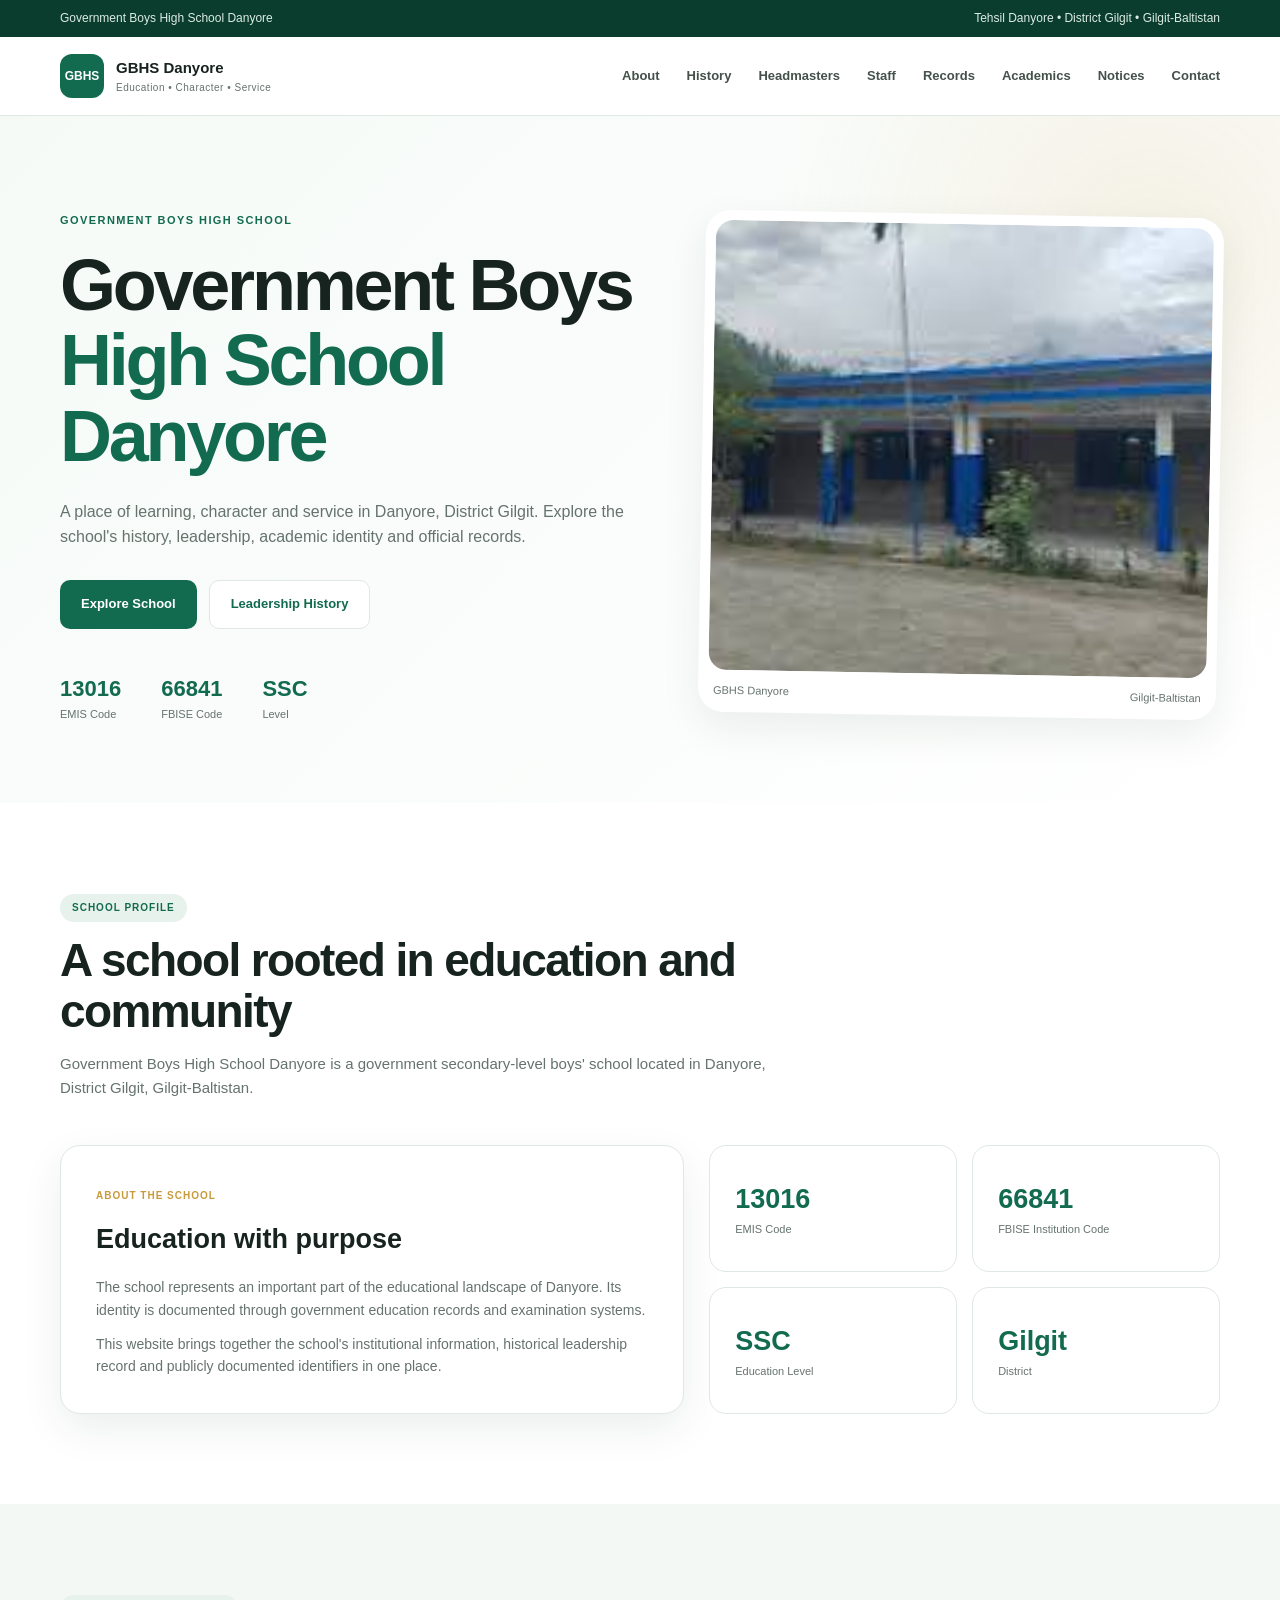
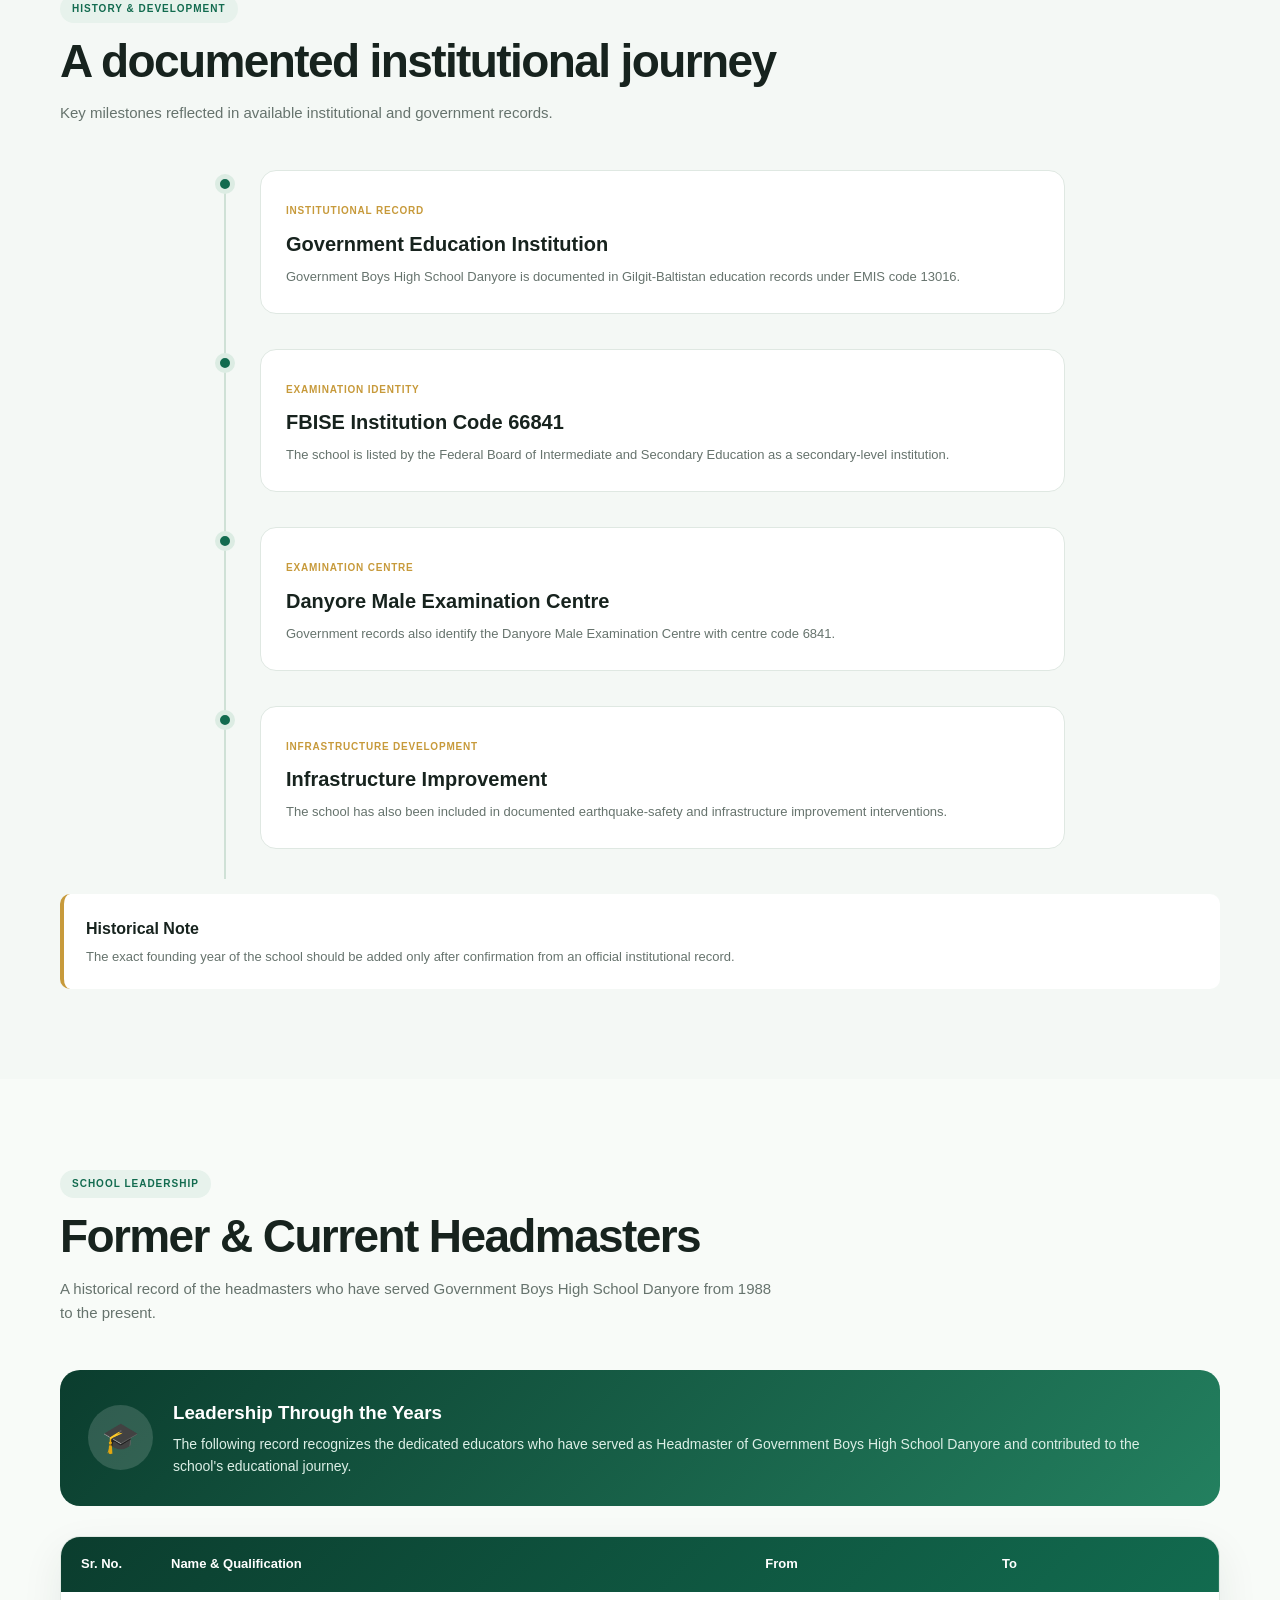
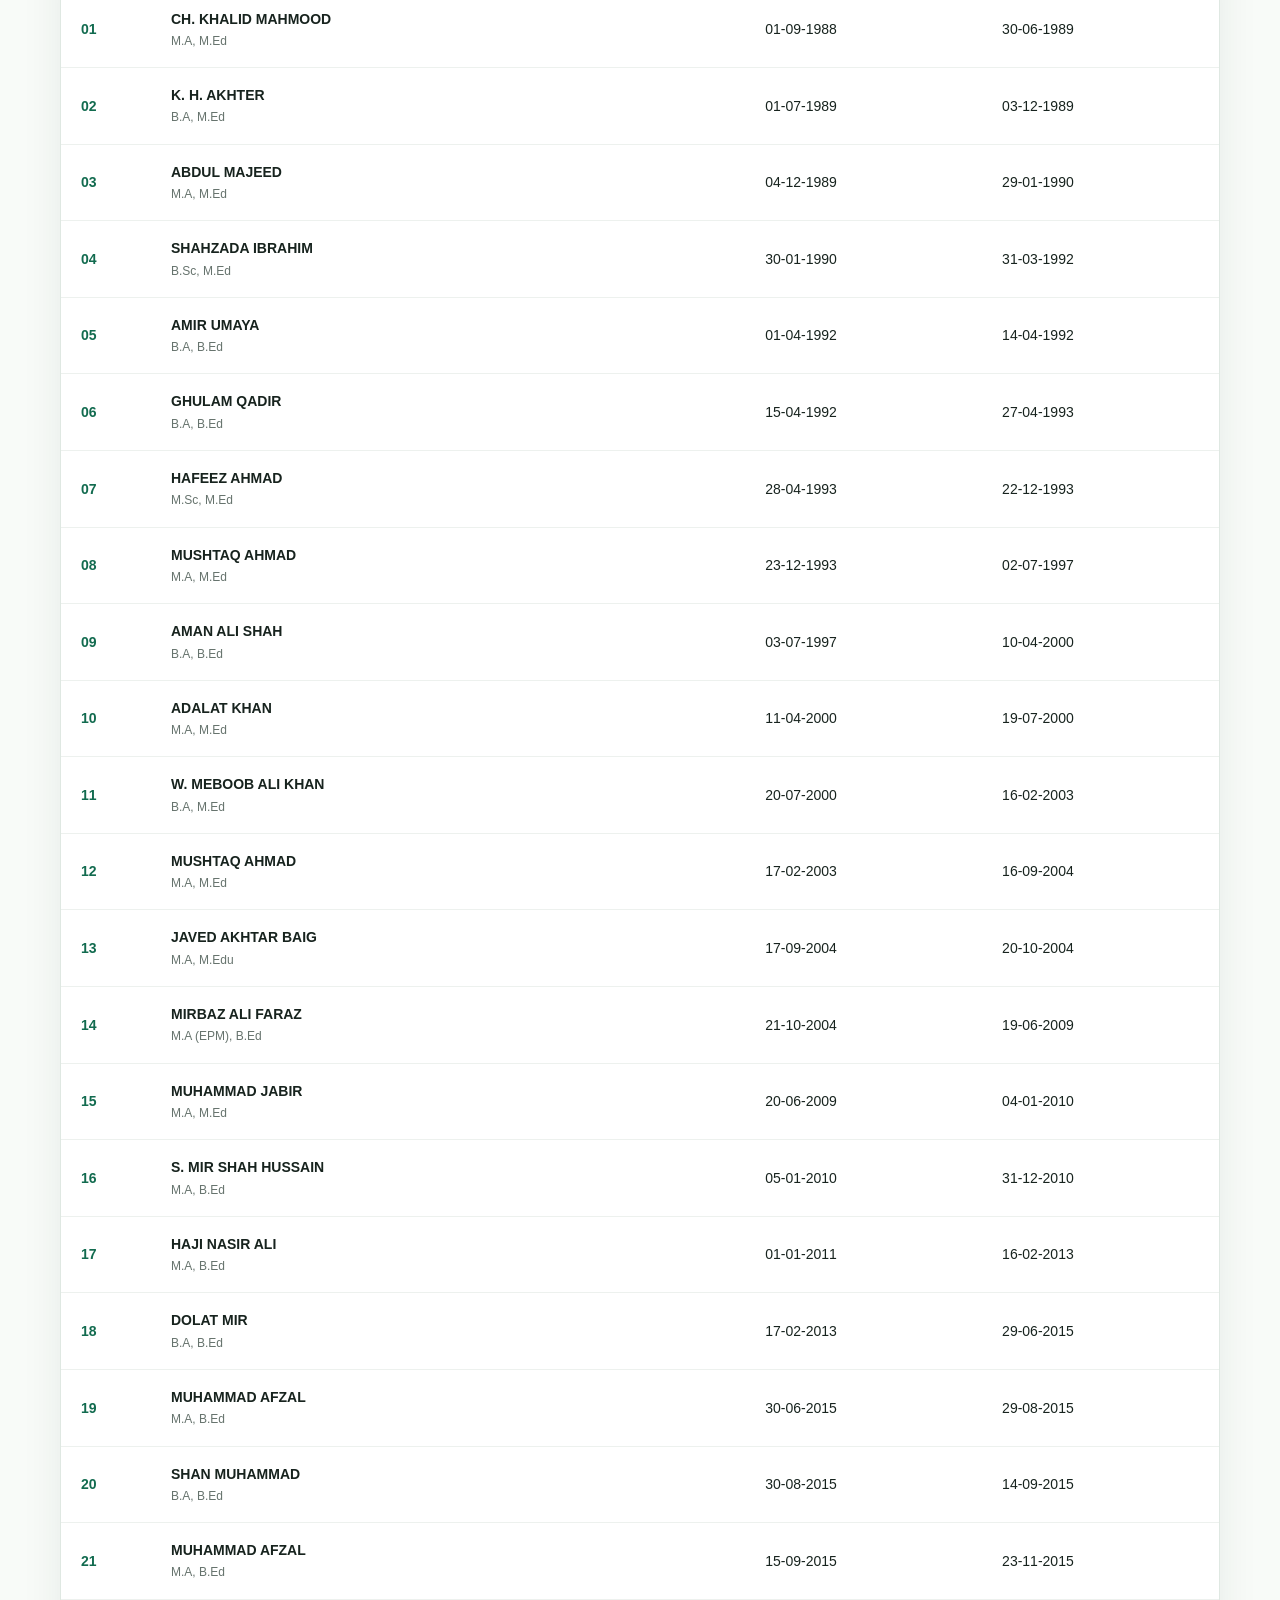
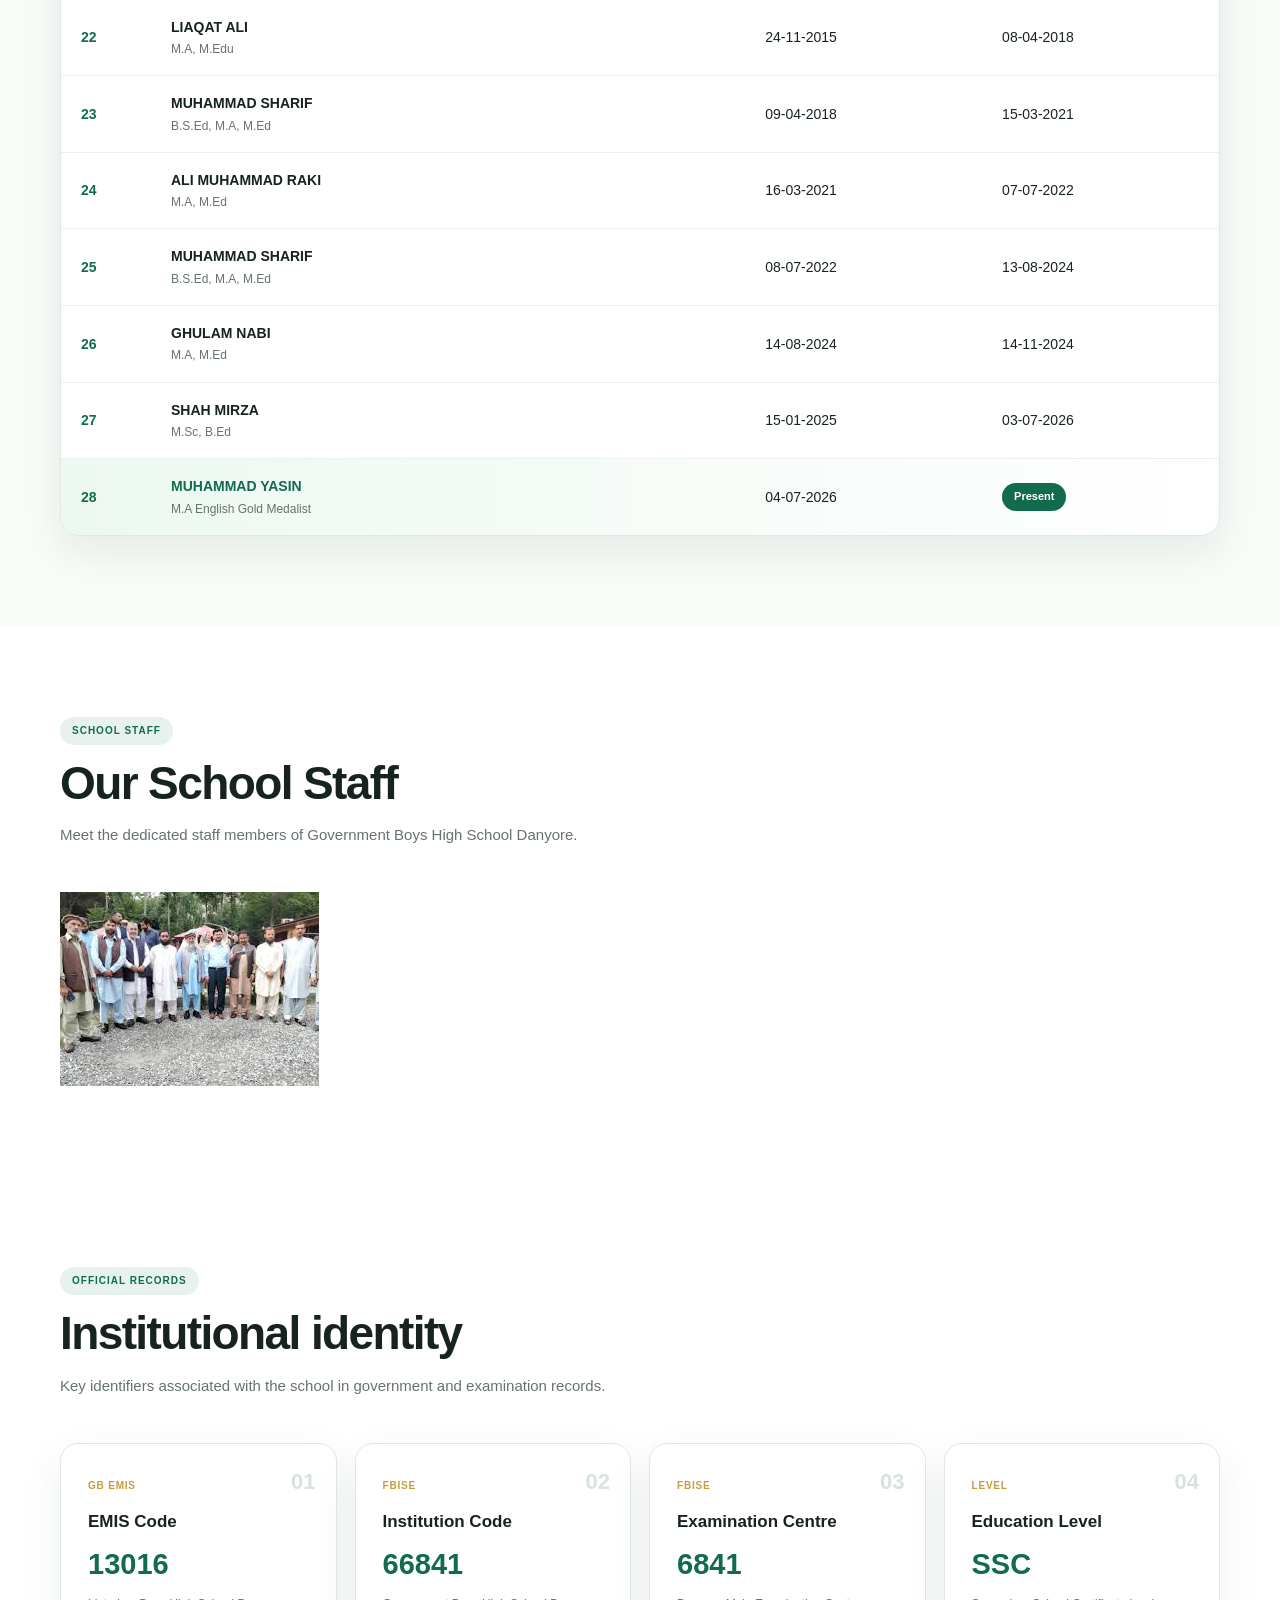
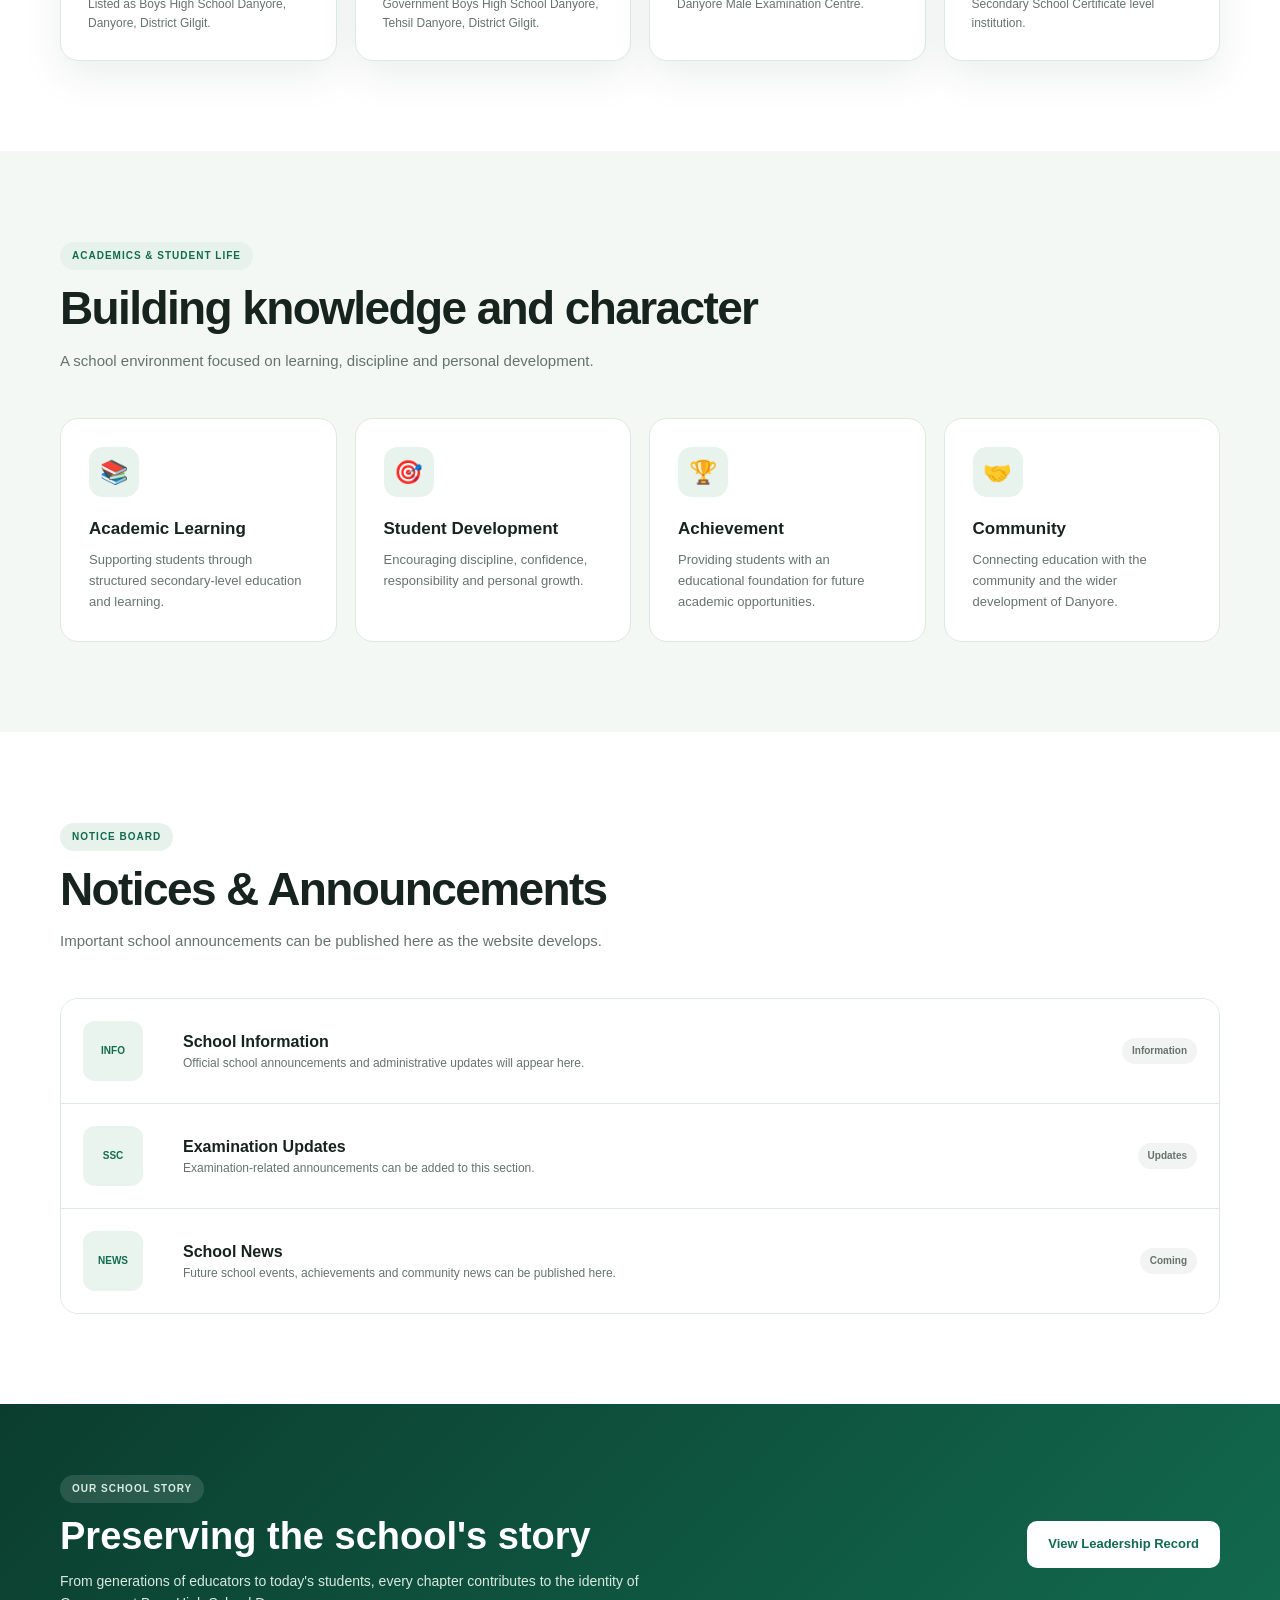
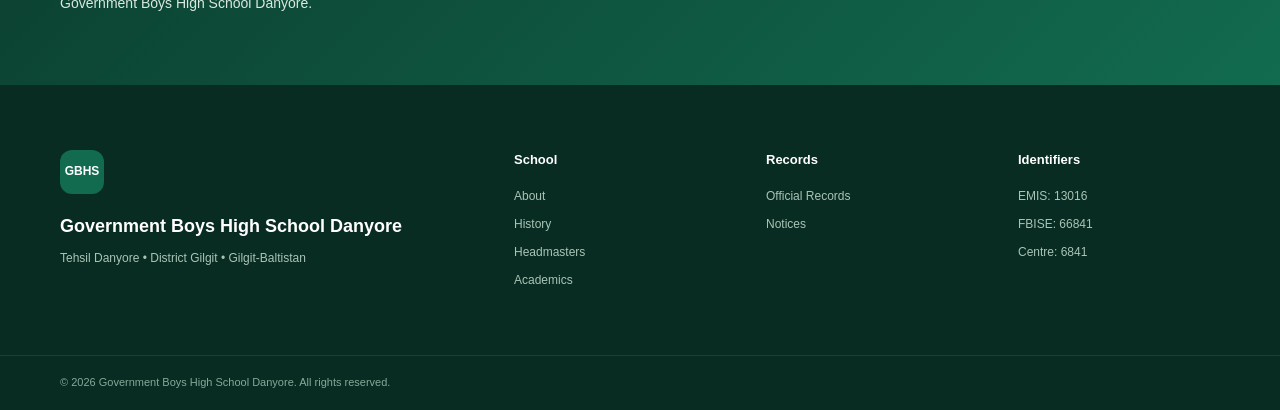
<file: index.html>
<!DOCTYPE html>
<html lang="en">
<head>
    <meta charset="UTF-8">

    <meta name="viewport"
          content="width=device-width, initial-scale=1.0">

    <meta name="description"
          content="Government Boys High School Danyore, Tehsil Danyore, District Gilgit, Gilgit-Baltistan">

    <title>Government Boys High School Danyore</title>

    <link rel="stylesheet" href="style.css">
</head>

<body>

<!-- =====================================================
     TOP BAR
===================================================== -->

<div class="top-bar">

    <div class="container top-bar-inner">

        <span>
            Government Boys High School Danyore
        </span>

        <span>
            Tehsil Danyore • District Gilgit • Gilgit-Baltistan
        </span>

    </div>

</div>


<!-- =====================================================
     NAVIGATION
===================================================== -->

<header class="navbar" id="navbar">

    <div class="container nav-inner">

        <a href="#home" class="brand">

            <div class="brand-mark">
                GBHS
            </div>

            <div class="brand-text">

                <strong>GBHS Danyore</strong>

                <span>
                    Education • Character • Service
                </span>

            </div>

        </a>


        <button
            class="menu-toggle"
            id="menuToggle"
            aria-label="Open navigation">

            ☰

        </button>


        <nav class="navigation" id="navigation">

            <a href="#about">About</a>

            <a href="#history">History</a>

            <a href="headmasters.html">Headmasters</a>

            <a href="staff.html">Staff</a>      

            <a href="#records">Records</a>

            <a href="#academics">Academics</a>

            <a href="#notices">Notices</a>

            <a href="#contact">Contact</a>

        </nav>

    </div>

</header>


<!-- =====================================================
     HERO
===================================================== -->

<main>

<section class="hero" id="home">

    <div class="container hero-grid">

        <div class="hero-content">

            <span class="eyebrow">
                GOVERNMENT BOYS HIGH SCHOOL
            </span>

            <h1>
                Government Boys<br>
                <span>High School Danyore</span>
            </h1>

            <p>
                A place of learning, character and service in
                Danyore, District Gilgit. Explore the school's
                history, leadership, academic identity and
                official records.
            </p>


            <div class="hero-buttons">

                <a href="#about" class="btn btn-primary">
                    Explore School
                </a>

                <a href="#headmasters" class="btn btn-secondary">
                    Leadership History
                </a>

            </div>


            <div class="hero-meta">

                <div>
                    <strong>13016</strong>
                    <span>EMIS Code</span>
                </div>

                <div>
                    <strong>66841</strong>
                    <span>FBISE Code</span>
                </div>

                <div>
                    <strong>SSC</strong>
                    <span>Level</span>
                </div>

            </div>

        </div>


        <div class="hero-image-card">

            <div class="hero-image">

                <img
                    src="./assets/Govt. Boys High School Danyore.jfif"
                    alt="Government Boys High School Danyore"
                    onerror="
                    this.style.display='none';
                    this.parentElement.classList.add('image-placeholder');
                    "
                >

                <div class="placeholder-content">

                    <div class="placeholder-icon">
                        🏫
                    </div>

                    <strong>
                        Government Boys High School Danyore
                    </strong>

                    <span>
                        Danyore • Gilgit-Baltistan
                    </span>

                </div>

            </div>


            <div class="hero-image-caption">

                <span>
                    GBHS Danyore
                </span>

                <span>
                    Gilgit-Baltistan
                </span>

            </div>

        </div>

    </div>

</section>


<!-- =====================================================
     ABOUT / SCHOOL PROFILE
===================================================== -->

<section class="section" id="about">

    <div class="container">

        <div class="section-heading">

            <span class="section-badge">
                SCHOOL PROFILE
            </span>

            <h2>
                A school rooted in education and community
            </h2>

            <p>
                Government Boys High School Danyore is a
                government secondary-level boys' school located
                in Danyore, District Gilgit, Gilgit-Baltistan.
            </p>

        </div>


        <div class="profile-grid">

            <div class="profile-card profile-main">

                <span class="card-label">
                    ABOUT THE SCHOOL
                </span>

                <h3>
                    Education with purpose
                </h3>

                <p>
                    The school represents an important part of
                    the educational landscape of Danyore. Its
                    identity is documented through government
                    education records and examination systems.
                </p>

                <p>
                    This website brings together the school's
                    institutional information, historical
                    leadership record and publicly documented
                    identifiers in one place.
                </p>

            </div>


            <div class="stats-grid">

                <div class="stat-card">

                    <strong>13016</strong>

                    <span>
                        EMIS Code
                    </span>

                </div>


                <div class="stat-card">

                    <strong>66841</strong>

                    <span>
                        FBISE Institution Code
                    </span>

                </div>


                <div class="stat-card">

                    <strong>SSC</strong>

                    <span>
                        Education Level
                    </span>

                </div>


                <div class="stat-card">

                    <strong>Gilgit</strong>

                    <span>
                        District
                    </span>

                </div>

            </div>

        </div>

    </div>

</section>


<!-- =====================================================
     HISTORY
===================================================== -->

<section class="section section-soft" id="history">

    <div class="container">

        <div class="section-heading">

            <span class="section-badge">
                HISTORY & DEVELOPMENT
            </span>

            <h2>
                A documented institutional journey
            </h2>

            <p>
                Key milestones reflected in available
                institutional and government records.
            </p>

        </div>


        <div class="timeline">

            <div class="timeline-item">

                <div class="timeline-dot"></div>

                <div class="timeline-content">

                    <span class="timeline-date">
                        Institutional Record
                    </span>

                    <h3>
                        Government Education Institution
                    </h3>

                    <p>
                        Government Boys High School Danyore is
                        documented in Gilgit-Baltistan education
                        records under EMIS code 13016.
                    </p>

                </div>

            </div>


            <div class="timeline-item">

                <div class="timeline-dot"></div>

                <div class="timeline-content">

                    <span class="timeline-date">
                        Examination Identity
                    </span>

                    <h3>
                        FBISE Institution Code 66841
                    </h3>

                    <p>
                        The school is listed by the Federal Board
                        of Intermediate and Secondary Education
                        as a secondary-level institution.
                    </p>

                </div>

            </div>


            <div class="timeline-item">

                <div class="timeline-dot"></div>

                <div class="timeline-content">

                    <span class="timeline-date">
                        Examination Centre
                    </span>

                    <h3>
                        Danyore Male Examination Centre
                    </h3>

                    <p>
                        Government records also identify the
                        Danyore Male Examination Centre with
                        centre code 6841.
                    </p>

                </div>

            </div>


            <div class="timeline-item">

                <div class="timeline-dot"></div>

                <div class="timeline-content">

                    <span class="timeline-date">
                        Infrastructure Development
                    </span>

                    <h3>
                        Infrastructure Improvement
                    </h3>

                    <p>
                        The school has also been included in
                        documented earthquake-safety and
                        infrastructure improvement interventions.
                    </p>

                </div>

            </div>

        </div>


        <div class="history-note">

            <strong>
                Historical Note
            </strong>

            <p>
                The exact founding year of the school should be
                added only after confirmation from an official
                institutional record.
            </p>

        </div>

    </div>

</section>


<!-- =====================================================
     HEADMASTERS
===================================================== -->

<section class="section headmasters-section" id="headmasters">

    <div class="container">

        <div class="section-heading">

            <span class="section-badge">
                SCHOOL LEADERSHIP
            </span>

            <h2>
                Former & Current Headmasters
            </h2>

            <p>
                A historical record of the headmasters who have
                served Government Boys High School Danyore from
                1988 to the present.
            </p>

        </div>


        <div class="headmaster-intro">

            <div class="headmaster-icon">
                🎓
            </div>

            <div>

                <h3>
                    Leadership Through the Years
                </h3>

                <p>
                    The following record recognizes the dedicated
                    educators who have served as Headmaster of
                    Government Boys High School Danyore and
                    contributed to the school's educational journey.
                </p>

            </div>

        </div>


        <div class="headmaster-table-wrapper">

            <table class="headmaster-table">

                <thead>

                    <tr>

                        <th>
                            Sr. No.
                        </th>

                        <th>
                            Name & Qualification
                        </th>

                        <th>
                            From
                        </th>

                        <th>
                            To
                        </th>

                    </tr>

                </thead>


                <tbody>


                    <tr>
                        <td>01</td>
                        <td>
                            <strong>CH. KHALID MAHMOOD</strong>
                            <span>M.A, M.Ed</span>
                        </td>
                        <td>01-09-1988</td>
                        <td>30-06-1989</td>
                    </tr>


                    <tr>
                        <td>02</td>
                        <td>
                            <strong>K. H. AKHTER</strong>
                            <span>B.A, M.Ed</span>
                        </td>
                        <td>01-07-1989</td>
                        <td>03-12-1989</td>
                    </tr>


                    <tr>
                        <td>03</td>
                        <td>
                            <strong>ABDUL MAJEED</strong>
                            <span>M.A, M.Ed</span>
                        </td>
                        <td>04-12-1989</td>
                        <td>29-01-1990</td>
                    </tr>


                    <tr>
                        <td>04</td>
                        <td>
                            <strong>SHAHZADA IBRAHIM</strong>
                            <span>B.Sc, M.Ed</span>
                        </td>
                        <td>30-01-1990</td>
                        <td>31-03-1992</td>
                    </tr>


                    <tr>
                        <td>05</td>
                        <td>
                            <strong>AMIR UMAYA</strong>
                            <span>B.A, B.Ed</span>
                        </td>
                        <td>01-04-1992</td>
                        <td>14-04-1992</td>
                    </tr>


                    <tr>
                        <td>06</td>
                        <td>
                            <strong>GHULAM QADIR</strong>
                            <span>B.A, B.Ed</span>
                        </td>
                        <td>15-04-1992</td>
                        <td>27-04-1993</td>
                    </tr>


                    <tr>
                        <td>07</td>
                        <td>
                            <strong>HAFEEZ AHMAD</strong>
                            <span>M.Sc, M.Ed</span>
                        </td>
                        <td>28-04-1993</td>
                        <td>22-12-1993</td>
                    </tr>


                    <tr>
                        <td>08</td>
                        <td>
                            <strong>MUSHTAQ AHMAD</strong>
                            <span>M.A, M.Ed</span>
                        </td>
                        <td>23-12-1993</td>
                        <td>02-07-1997</td>
                    </tr>


                    <tr>
                        <td>09</td>
                        <td>
                            <strong>AMAN ALI SHAH</strong>
                            <span>B.A, B.Ed</span>
                        </td>
                        <td>03-07-1997</td>
                        <td>10-04-2000</td>
                    </tr>


                    <tr>
                        <td>10</td>
                        <td>
                            <strong>ADALAT KHAN</strong>
                            <span>M.A, M.Ed</span>
                        </td>
                        <td>11-04-2000</td>
                        <td>19-07-2000</td>
                    </tr>


                    <tr>
                        <td>11</td>
                        <td>
                            <strong>W. MEBOOB ALI KHAN</strong>
                            <span>B.A, M.Ed</span>
                        </td>
                        <td>20-07-2000</td>
                        <td>16-02-2003</td>
                    </tr>


                    <tr>
                        <td>12</td>
                        <td>
                            <strong>MUSHTAQ AHMAD</strong>
                            <span>M.A, M.Ed</span>
                        </td>
                        <td>17-02-2003</td>
                        <td>16-09-2004</td>
                    </tr>


                    <tr>
                        <td>13</td>
                        <td>
                            <strong>JAVED AKHTAR BAIG</strong>
                            <span>M.A, M.Edu</span>
                        </td>
                        <td>17-09-2004</td>
                        <td>20-10-2004</td>
                    </tr>


                    <tr>
                        <td>14</td>
                        <td>
                            <strong>MIRBAZ ALI FARAZ</strong>
                            <span>M.A (EPM), B.Ed</span>
                        </td>
                        <td>21-10-2004</td>
                        <td>19-06-2009</td>
                    </tr>


                    <tr>
                        <td>15</td>
                        <td>
                            <strong>MUHAMMAD JABIR</strong>
                            <span>M.A, M.Ed</span>
                        </td>
                        <td>20-06-2009</td>
                        <td>04-01-2010</td>
                    </tr>


                    <tr>
                        <td>16</td>
                        <td>
                            <strong>S. MIR SHAH HUSSAIN</strong>
                            <span>M.A, B.Ed</span>
                        </td>
                        <td>05-01-2010</td>
                        <td>31-12-2010</td>
                    </tr>


                    <tr>
                        <td>17</td>
                        <td>
                            <strong>HAJI NASIR ALI</strong>
                            <span>M.A, B.Ed</span>
                        </td>
                        <td>01-01-2011</td>
                        <td>16-02-2013</td>
                    </tr>


                    <tr>
                        <td>18</td>
                        <td>
                            <strong>DOLAT MIR</strong>
                            <span>B.A, B.Ed</span>
                        </td>
                        <td>17-02-2013</td>
                        <td>29-06-2015</td>
                    </tr>


                    <tr>
                        <td>19</td>
                        <td>
                            <strong>MUHAMMAD AFZAL</strong>
                            <span>M.A, B.Ed</span>
                        </td>
                        <td>30-06-2015</td>
                        <td>29-08-2015</td>
                    </tr>


                    <tr>
                        <td>20</td>
                        <td>
                            <strong>SHAN MUHAMMAD</strong>
                            <span>B.A, B.Ed</span>
                        </td>
                        <td>30-08-2015</td>
                        <td>14-09-2015</td>
                    </tr>


                    <tr>
                        <td>21</td>
                        <td>
                            <strong>MUHAMMAD AFZAL</strong>
                            <span>M.A, B.Ed</span>
                        </td>
                        <td>15-09-2015</td>
                        <td>23-11-2015</td>
                    </tr>


                    <tr>
                        <td>22</td>
                        <td>
                            <strong>LIAQAT ALI</strong>
                            <span>M.A, M.Edu</span>
                        </td>
                        <td>24-11-2015</td>
                        <td>08-04-2018</td>
                    </tr>


                    <tr>
                        <td>23</td>
                        <td>
                            <strong>MUHAMMAD SHARIF</strong>
                            <span>B.S.Ed, M.A, M.Ed</span>
                        </td>
                        <td>09-04-2018</td>
                        <td>15-03-2021</td>
                    </tr>


                    <tr>
                        <td>24</td>
                        <td>
                            <strong>ALI MUHAMMAD RAKI</strong>
                            <span>M.A, M.Ed</span>
                        </td>
                        <td>16-03-2021</td>
                        <td>07-07-2022</td>
                    </tr>


                    <tr>
                        <td>25</td>
                        <td>
                            <strong>MUHAMMAD SHARIF</strong>
                            <span>B.S.Ed, M.A, M.Ed</span>
                        </td>
                        <td>08-07-2022</td>
                        <td>13-08-2024</td>
                    </tr>


                    <tr>
                        <td>26</td>
                        <td>
                            <strong>GHULAM NABI</strong>
                            <span>M.A, M.Ed</span>
                        </td>
                        <td>14-08-2024</td>
                        <td>14-11-2024</td>
                    </tr>


                    <tr>
                        <td>27</td>
                        <td>
                            <strong>SHAH MIRZA</strong>
                            <span>M.Sc, B.Ed</span>
                        </td>
                        <td>15-01-2025</td>
                        <td>03-07-2026</td>
                    </tr>


                    <tr class="current-headmaster">

                        <td>
                            28
                        </td>

                        <td>

                            <strong>
                                MUHAMMAD YASIN
                            </strong>

                            <span>
                                M.A English Gold Medalist
                            </span>

                        </td>

                        <td>
                            04-07-2026
                        </td>

                        <td>

                            <span class="present-badge">
                                Present
                            </span>

                        </td>

                    </tr>


                </tbody>

            </table>

        </div>

    </div>

</section>

<!-- =====================================================
     STAFF
===================================================== -->

<section class="section staff-section" id="staff">

    <div class="container">

        <div class="section-heading">

            <span class="section-badge">
                SCHOOL STAFF
            </span>

            <h2>
                Our School Staff
            </h2>

            <p>
                Meet the dedicated staff members of
                Government Boys High School Danyore.
            </p>

        </div>


        <div class="staff-photo-card">

            <img
                src="assets/School Staff.jfif"
                alt="Government Boys High School Danyore Staff"
            >

        </div>

    </div>

</section>


<!-- =====================================================
     OFFICIAL RECORDS
===================================================== -->

<section class="section" id="records">

    <div class="container">

        <div class="section-heading">

            <span class="section-badge">
                OFFICIAL RECORDS
            </span>

            <h2>
                Institutional identity
            </h2>

            <p>
                Key identifiers associated with the school in
                government and examination records.
            </p>

        </div>


        <div class="records-grid">


            <div class="record-card">

                <div class="record-number">
                    01
                </div>

                <span class="record-source">
                    GB EMIS
                </span>

                <h3>
                    EMIS Code
                </h3>

                <strong class="record-value">
                    13016
                </strong>

                <p>
                    Listed as Boys High School Danyore,
                    Danyore, District Gilgit.
                </p>

            </div>


            <div class="record-card">

                <div class="record-number">
                    02
                </div>

                <span class="record-source">
                    FBISE
                </span>

                <h3>
                    Institution Code
                </h3>

                <strong class="record-value">
                    66841
                </strong>

                <p>
                    Government Boys High School Danyore,
                    Tehsil Danyore, District Gilgit.
                </p>

            </div>


            <div class="record-card">

                <div class="record-number">
                    03
                </div>

                <span class="record-source">
                    FBISE
                </span>

                <h3>
                    Examination Centre
                </h3>

                <strong class="record-value">
                    6841
                </strong>

                <p>
                    Danyore Male Examination Centre.
                </p>

            </div>


            <div class="record-card">

                <div class="record-number">
                    04
                </div>

                <span class="record-source">
                    LEVEL
                </span>

                <h3>
                    Education Level
                </h3>

                <strong class="record-value">
                    SSC
                </strong>

                <p>
                    Secondary School Certificate level
                    institution.
                </p>

            </div>


        </div>

    </div>

</section>


<!-- =====================================================
     ACADEMICS
===================================================== -->

<section class="section section-soft" id="academics">

    <div class="container">

        <div class="section-heading">

            <span class="section-badge">
                ACADEMICS & STUDENT LIFE
            </span>

            <h2>
                Building knowledge and character
            </h2>

            <p>
                A school environment focused on learning,
                discipline and personal development.
            </p>

        </div>


        <div class="features-grid">


            <div class="feature-card">

                <div class="feature-icon">
                    📚
                </div>

                <h3>
                    Academic Learning
                </h3>

                <p>
                    Supporting students through structured
                    secondary-level education and learning.
                </p>

            </div>


            <div class="feature-card">

                <div class="feature-icon">
                    🎯
                </div>

                <h3>
                    Student Development
                </h3>

                <p>
                    Encouraging discipline, confidence,
                    responsibility and personal growth.
                </p>

            </div>


            <div class="feature-card">

                <div class="feature-icon">
                    🏆
                </div>

                <h3>
                    Achievement
                </h3>

                <p>
                    Providing students with an educational
                    foundation for future academic opportunities.
                </p>

            </div>


            <div class="feature-card">

                <div class="feature-icon">
                    🤝
                </div>

                <h3>
                    Community
                </h3>

                <p>
                    Connecting education with the community
                    and the wider development of Danyore.
                </p>

            </div>


        </div>

    </div>

</section>


<!-- =====================================================
     NOTICES
===================================================== -->

<section class="section" id="notices">

    <div class="container">

        <div class="section-heading">

            <span class="section-badge">
                NOTICE BOARD
            </span>

            <h2>
                Notices & Announcements
            </h2>

            <p>
                Important school announcements can be published
                here as the website develops.
            </p>

        </div>


        <div class="notice-board">


            <div class="notice-item">

                <div class="notice-date">

                    <strong>
                        INFO
                    </strong>

                </div>

                <div class="notice-content">

                    <h3>
                        School Information
                    </h3>

                    <p>
                        Official school announcements and
                        administrative updates will appear here.
                    </p>

                </div>

                <span class="notice-status">
                    Information
                </span>

            </div>


            <div class="notice-item">

                <div class="notice-date">

                    <strong>
                        SSC
                    </strong>

                </div>

                <div class="notice-content">

                    <h3>
                        Examination Updates
                    </h3>

                    <p>
                        Examination-related announcements can
                        be added to this section.
                    </p>

                </div>

                <span class="notice-status">
                    Updates
                </span>

            </div>


            <div class="notice-item">

                <div class="notice-date">

                    <strong>
                        NEWS
                    </strong>

                </div>

                <div class="notice-content">

                    <h3>
                        School News
                    </h3>

                    <p>
                        Future school events, achievements and
                        community news can be published here.
                    </p>

                </div>

                <span class="notice-status">
                    Coming
                </span>

            </div>


        </div>

    </div>

</section>


<!-- =====================================================
     CALL TO ACTION
===================================================== -->

<section class="cta-section">

    <div class="container cta-inner">

        <div>

            <span class="section-badge">
                OUR SCHOOL STORY
            </span>

            <h2>
                Preserving the school's story
            </h2>

            <p>
                From generations of educators to today's
                students, every chapter contributes to the
                identity of Government Boys High School Danyore.
            </p>

        </div>


        <a href="#headmasters" class="btn btn-light">
            View Leadership Record
        </a>

    </div>

</section>


</main>


<!-- =====================================================
     FOOTER
===================================================== -->

<footer class="footer" id="contact">

    <div class="container footer-grid">


        <div class="footer-brand">

            <div class="brand-mark">
                GBHS
            </div>

            <h3>
                Government Boys High School Danyore
            </h3>

            <p>
                Tehsil Danyore • District Gilgit
                • Gilgit-Baltistan
            </p>

        </div>


        <div class="footer-column">

            <h4>
                School
            </h4>

            <a href="#about">
                About
            </a>

            <a href="#history">
                History
            </a>

            <a href="#headmasters">
                Headmasters
            </a>

            <a href="#academics">
                Academics
            </a>

        </div>


        <div class="footer-column">

            <h4>
                Records
            </h4>

            <a href="#records">
                Official Records
            </a>

            <a href="#notices">
                Notices
            </a>

        </div>


        <div class="footer-column">

            <h4>
                Identifiers
            </h4>

            <span>
                EMIS: 13016
            </span>

            <span>
                FBISE: 66841
            </span>

            <span>
                Centre: 6841
            </span>

        </div>


    </div>


    <div class="footer-bottom">

        <div class="container">

            <p>
                © <span id="year"></span>
                Government Boys High School Danyore.
                All rights reserved.
            </p>

        </div>

    </div>

</footer>


<script src="script.js"></script>

</body>
</html>
</file>
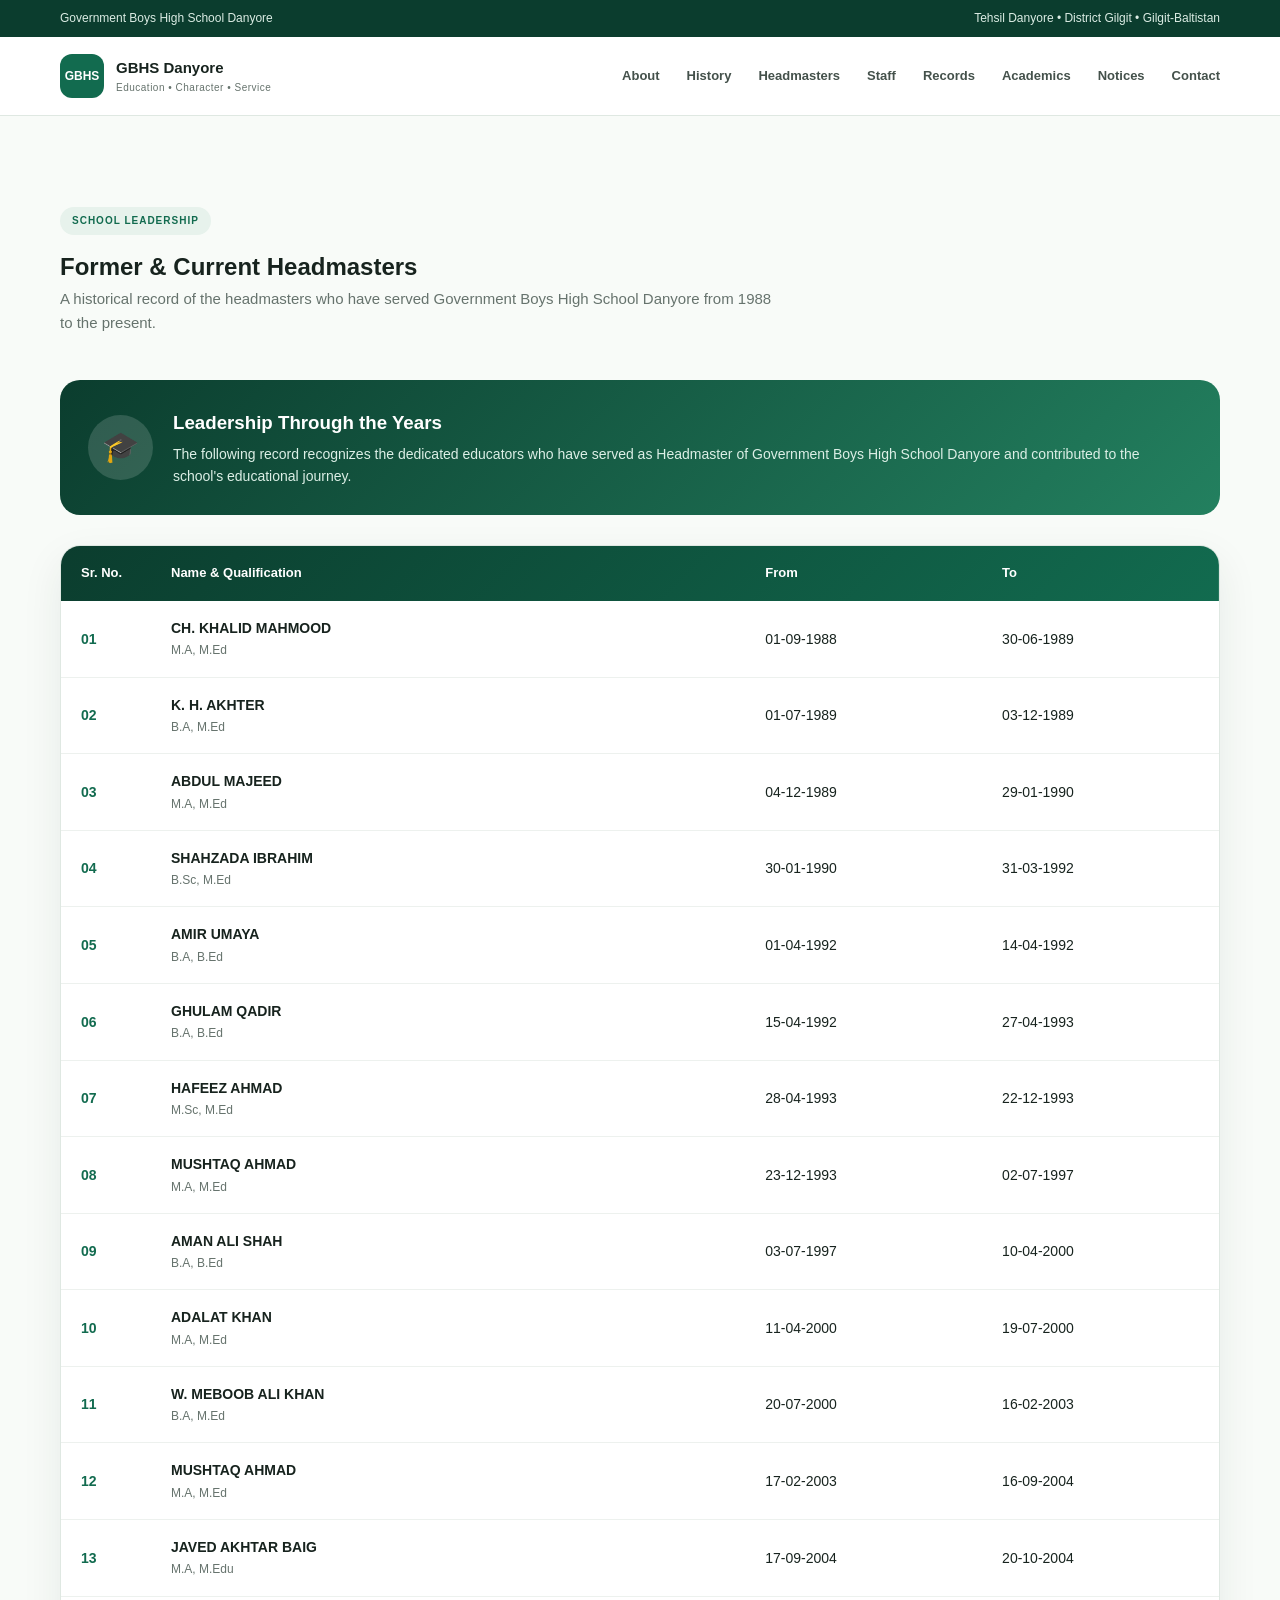
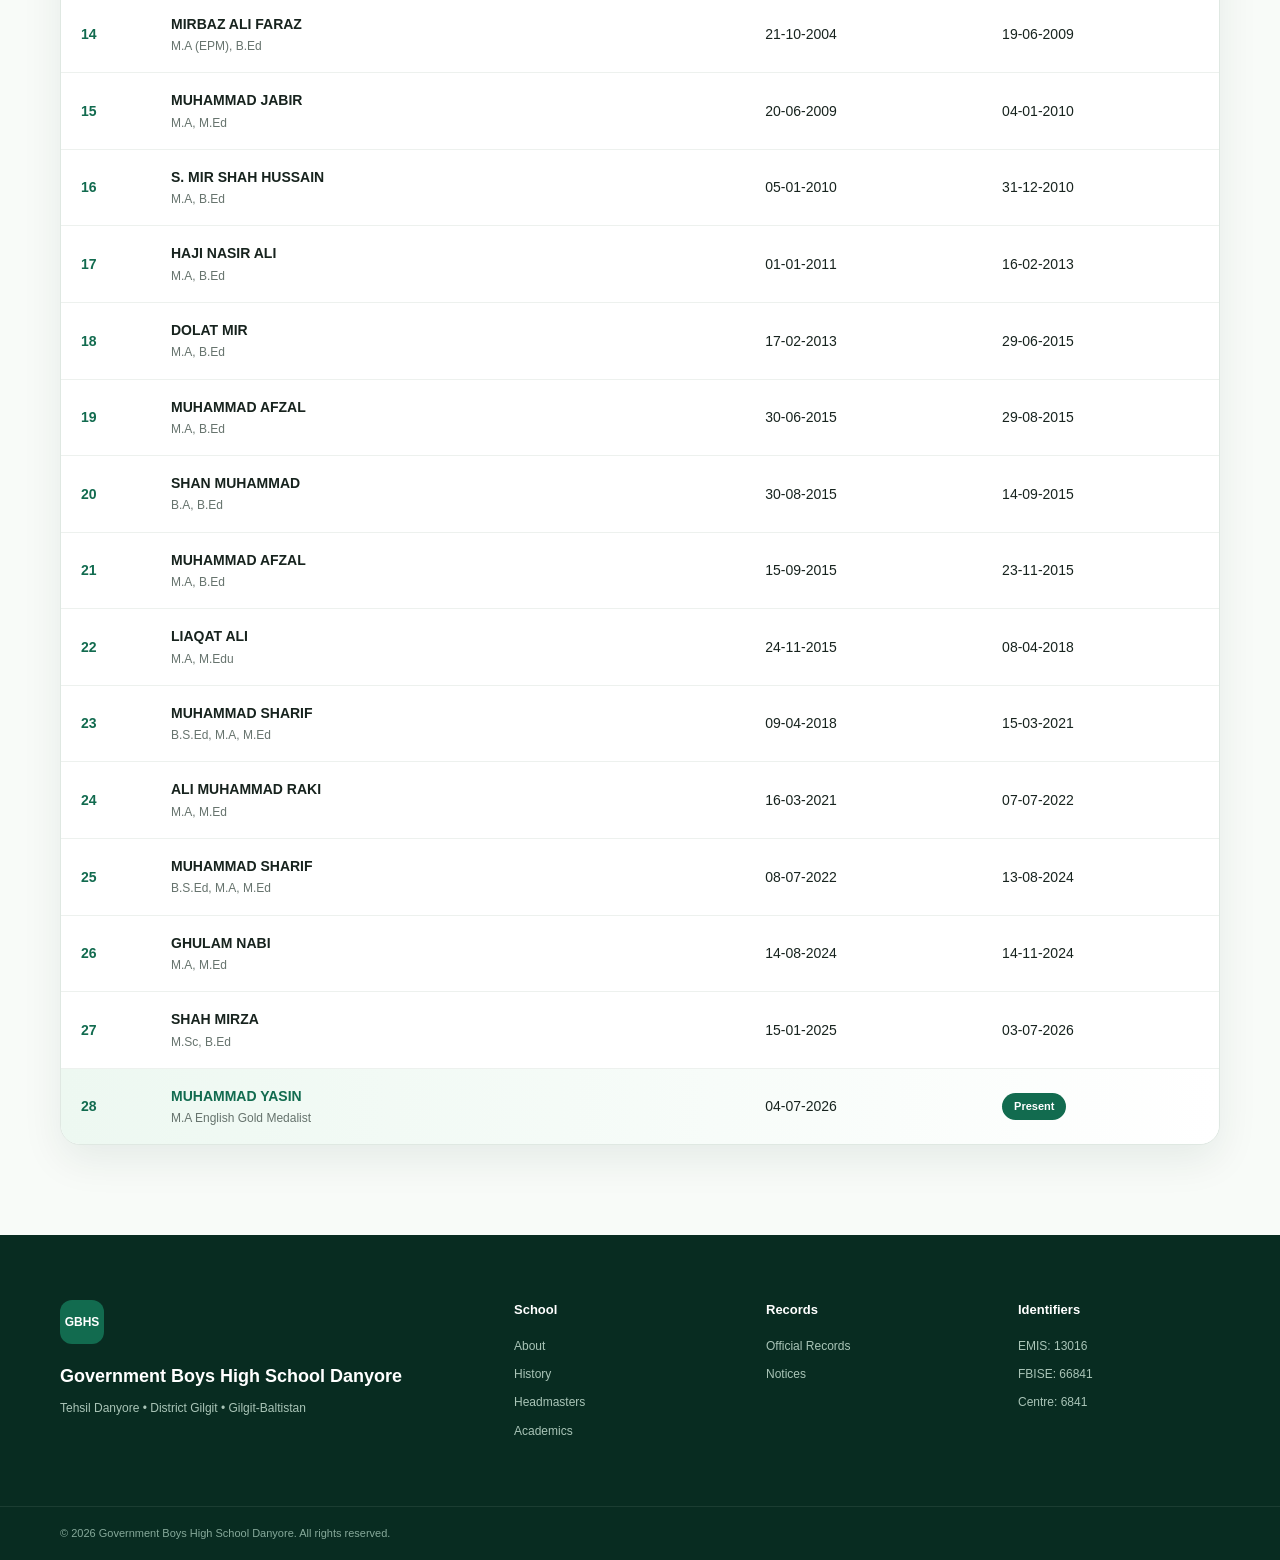
<file: headmasters.html>
<!DOCTYPE html>
<html lang="en">
<head>
    <meta charset="UTF-8">
    <meta name="viewport" content="width=device-width, initial-scale=1.0">
    <meta name="description" content="Former and current headmasters of Government Boys High School Danyore">
    <title>Headmasters | Government Boys High School Danyore</title>
    <link rel="stylesheet" href="style.css">
</head>
<body>

<div class="top-bar">
    <div class="container top-bar-inner">
        <span>Government Boys High School Danyore</span>
        <span>Tehsil Danyore • District Gilgit • Gilgit-Baltistan</span>
    </div>
</div>

<header class="navbar" id="navbar">
    <div class="container nav-inner">
        <a href="index.html#home" class="brand">
            <div class="brand-mark">GBHS</div>
            <div class="brand-text">
                <strong>GBHS Danyore</strong>
                <span>Education • Character • Service</span>
            </div>
        </a>

        <button class="menu-toggle" id="menuToggle" aria-label="Open navigation">☰</button>

        <nav class="navigation" id="navigation">
            <a href="index.html#about">About</a>
            <a href="index.html#history">History</a>
            <a href="headmasters.html">Headmasters</a>
            <a href="staff.html">Staff</a>
            <a href="index.html#records">Records</a>
            <a href="index.html#academics">Academics</a>
            <a href="index.html#notices">Notices</a>
            <a href="index.html#contact">Contact</a>
        </nav>
    </div>
</header>

<main>
<section class="section headmasters-section" id="headmasters">
    <div class="container">
        <div class="section-heading">
            <span class="section-badge">SCHOOL LEADERSHIP</span>
            <h1>Former &amp; Current Headmasters</h1>
            <p>A historical record of the headmasters who have served Government Boys High School Danyore from 1988 to the present.</p>
        </div>

        <div class="headmaster-intro">
            <div class="headmaster-icon">🎓</div>
            <div>
                <h3>Leadership Through the Years</h3>
                <p>The following record recognizes the dedicated educators who have served as Headmaster of Government Boys High School Danyore and contributed to the school's educational journey.</p>
            </div>
        </div>

        <div class="headmaster-table-wrapper">
            <table class="headmaster-table">
                <thead>
                    <tr>
                        <th>Sr. No.</th>
                        <th>Name &amp; Qualification</th>
                        <th>From</th>
                        <th>To</th>
                    </tr>
                </thead>
                <tbody>
                    <tr><td>01</td><td><strong>CH. KHALID MAHMOOD</strong><span>M.A, M.Ed</span></td><td>01-09-1988</td><td>30-06-1989</td></tr>
                    <tr><td>02</td><td><strong>K. H. AKHTER</strong><span>B.A, M.Ed</span></td><td>01-07-1989</td><td>03-12-1989</td></tr>
                    <tr><td>03</td><td><strong>ABDUL MAJEED</strong><span>M.A, M.Ed</span></td><td>04-12-1989</td><td>29-01-1990</td></tr>
                    <tr><td>04</td><td><strong>SHAHZADA IBRAHIM</strong><span>B.Sc, M.Ed</span></td><td>30-01-1990</td><td>31-03-1992</td></tr>
                    <tr><td>05</td><td><strong>AMIR UMAYA</strong><span>B.A, B.Ed</span></td><td>01-04-1992</td><td>14-04-1992</td></tr>
                    <tr><td>06</td><td><strong>GHULAM QADIR</strong><span>B.A, B.Ed</span></td><td>15-04-1992</td><td>27-04-1993</td></tr>
                    <tr><td>07</td><td><strong>HAFEEZ AHMAD</strong><span>M.Sc, M.Ed</span></td><td>28-04-1993</td><td>22-12-1993</td></tr>
                    <tr><td>08</td><td><strong>MUSHTAQ AHMAD</strong><span>M.A, M.Ed</span></td><td>23-12-1993</td><td>02-07-1997</td></tr>
                    <tr><td>09</td><td><strong>AMAN ALI SHAH</strong><span>B.A, B.Ed</span></td><td>03-07-1997</td><td>10-04-2000</td></tr>
                    <tr><td>10</td><td><strong>ADALAT KHAN</strong><span>M.A, M.Ed</span></td><td>11-04-2000</td><td>19-07-2000</td></tr>
                    <tr><td>11</td><td><strong>W. MEBOOB ALI KHAN</strong><span>B.A, M.Ed</span></td><td>20-07-2000</td><td>16-02-2003</td></tr>
                    <tr><td>12</td><td><strong>MUSHTAQ AHMAD</strong><span>M.A, M.Ed</span></td><td>17-02-2003</td><td>16-09-2004</td></tr>
                    <tr><td>13</td><td><strong>JAVED AKHTAR BAIG</strong><span>M.A, M.Edu</span></td><td>17-09-2004</td><td>20-10-2004</td></tr>
                    <tr><td>14</td><td><strong>MIRBAZ ALI FARAZ</strong><span>M.A (EPM), B.Ed</span></td><td>21-10-2004</td><td>19-06-2009</td></tr>
                    <tr><td>15</td><td><strong>MUHAMMAD JABIR</strong><span>M.A, M.Ed</span></td><td>20-06-2009</td><td>04-01-2010</td></tr>
                    <tr><td>16</td><td><strong>S. MIR SHAH HUSSAIN</strong><span>M.A, B.Ed</span></td><td>05-01-2010</td><td>31-12-2010</td></tr>
                    <tr><td>17</td><td><strong>HAJI NASIR ALI</strong><span>M.A, B.Ed</span></td><td>01-01-2011</td><td>16-02-2013</td></tr>
                    <tr><td>18</td><td><strong>DOLAT MIR</strong><span>M.A, B.Ed</span></td><td>17-02-2013</td><td>29-06-2015</td></tr>
                    <tr><td>19</td><td><strong>MUHAMMAD AFZAL</strong><span>M.A, B.Ed</span></td><td>30-06-2015</td><td>29-08-2015</td></tr>
                    <tr><td>20</td><td><strong>SHAN MUHAMMAD</strong><span>B.A, B.Ed</span></td><td>30-08-2015</td><td>14-09-2015</td></tr>
                    <tr><td>21</td><td><strong>MUHAMMAD AFZAL</strong><span>M.A, B.Ed</span></td><td>15-09-2015</td><td>23-11-2015</td></tr>
                    <tr><td>22</td><td><strong>LIAQAT ALI</strong><span>M.A, M.Edu</span></td><td>24-11-2015</td><td>08-04-2018</td></tr>
                    <tr><td>23</td><td><strong>MUHAMMAD SHARIF</strong><span>B.S.Ed, M.A, M.Ed</span></td><td>09-04-2018</td><td>15-03-2021</td></tr>
                    <tr><td>24</td><td><strong>ALI MUHAMMAD RAKI</strong><span>M.A, M.Ed</span></td><td>16-03-2021</td><td>07-07-2022</td></tr>
                    <tr><td>25</td><td><strong>MUHAMMAD SHARIF</strong><span>B.S.Ed, M.A, M.Ed</span></td><td>08-07-2022</td><td>13-08-2024</td></tr>
                    <tr><td>26</td><td><strong>GHULAM NABI</strong><span>M.A, M.Ed</span></td><td>14-08-2024</td><td>14-11-2024</td></tr>
                    <tr><td>27</td><td><strong>SHAH MIRZA</strong><span>M.Sc, B.Ed</span></td><td>15-01-2025</td><td>03-07-2026</td></tr>
                    <tr class="current-headmaster"><td>28</td><td><strong>MUHAMMAD YASIN</strong><span>M.A English Gold Medalist</span></td><td>04-07-2026</td><td><span class="present-badge">Present</span></td></tr>
                </tbody>
            </table>
        </div>
    </div>
</section>
</main>

<footer class="footer" id="contact">
    <div class="container footer-grid">
        <div class="footer-brand">
            <div class="brand-mark">GBHS</div>
            <h3>Government Boys High School Danyore</h3>
            <p>Tehsil Danyore • District Gilgit • Gilgit-Baltistan</p>
        </div>
        <div class="footer-column">
            <h4>School</h4>
            <a href="index.html#about">About</a>
            <a href="index.html#history">History</a>
            <a href="headmasters.html">Headmasters</a>
            <a href="index.html#academics">Academics</a>
        </div>
        <div class="footer-column">
            <h4>Records</h4>
            <a href="index.html#records">Official Records</a>
            <a href="index.html#notices">Notices</a>
        </div>
        <div class="footer-column">
            <h4>Identifiers</h4>
            <span>EMIS: 13016</span>
            <span>FBISE: 66841</span>
            <span>Centre: 6841</span>
        </div>
    </div>
    <div class="footer-bottom">
        <div class="container">
            <p>© <span id="year"></span> Government Boys High School Danyore. All rights reserved.</p>
        </div>
    </div>
</footer>

<script src="script.js"></script>
</body>
</html>
</file>
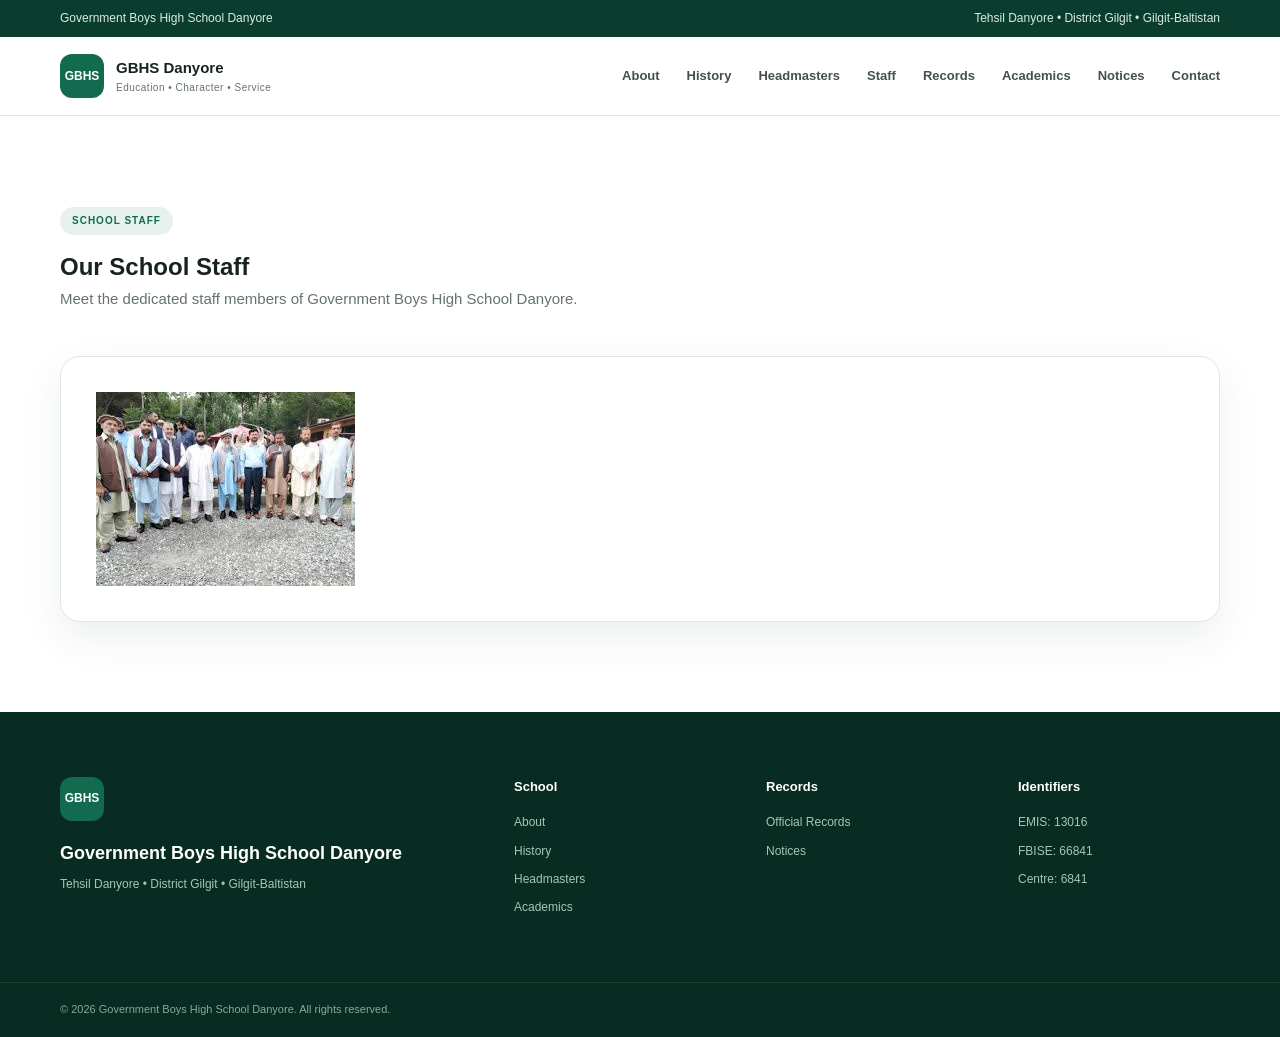
<file: staff.html>
<!DOCTYPE html>
<html lang="en">
<head>
    <meta charset="UTF-8">

    <meta name="viewport"
          content="width=device-width, initial-scale=1.0">

    <meta name="description"
          content="School staff of Government Boys High School Danyore">

    <title>School Staff | Government Boys High School Danyore</title>

    <link rel="stylesheet" href="style.css">
</head>

<body>

<div class="top-bar">

    <div class="container top-bar-inner">

        <span>
            Government Boys High School Danyore
        </span>

        <span>
            Tehsil Danyore • District Gilgit • Gilgit-Baltistan
        </span>

    </div>

</div>

<header class="navbar" id="navbar">

    <div class="container nav-inner">

        <a href="index.html#home" class="brand">

            <div class="brand-mark">
                GBHS
            </div>

            <div class="brand-text">

                <strong>GBHS Danyore</strong>

                <span>
                    Education • Character • Service
                </span>

            </div>

        </a>

        <button
            class="menu-toggle"
            id="menuToggle"
            aria-label="Open navigation">

            ☰

        </button>

        <nav class="navigation" id="navigation">

            <a href="index.html#about">About</a>

            <a href="index.html#history">History</a>

            <a href="index.html#headmasters">Headmasters</a>

            <a href="staff.html">Staff</a>

            <a href="index.html#records">Records</a>

            <a href="index.html#academics">Academics</a>

            <a href="index.html#notices">Notices</a>

            <a href="index.html#contact">Contact</a>

        </nav>

    </div>

</header>

<main>

<section class="section staff-section" id="staff">

    <div class="container">

        <div class="section-heading">

            <span class="section-badge">
                SCHOOL STAFF
            </span>

            <h1>
                Our School Staff
            </h1>

            <p>
                Meet the dedicated staff members of
                Government Boys High School Danyore.
            </p>

        </div>

        <div class="profile-card">

            <img
                src="assets/School Staff.jfif"
                alt="Government Boys High School Danyore Staff"
            >

        </div>

    </div>

</section>

</main>

<footer class="footer" id="contact">

    <div class="container footer-grid">

        <div class="footer-brand">

            <div class="brand-mark">
                GBHS
            </div>

            <h3>
                Government Boys High School Danyore
            </h3>

            <p>
                Tehsil Danyore • District Gilgit
                • Gilgit-Baltistan
            </p>

        </div>

        <div class="footer-column">

            <h4>
                School
            </h4>

            <a href="index.html#about">
                About
            </a>

            <a href="index.html#history">
                History
            </a>

            <a href="index.html#headmasters">
                Headmasters
            </a>

            <a href="index.html#academics">
                Academics
            </a>

        </div>

        <div class="footer-column">

            <h4>
                Records
            </h4>

            <a href="index.html#records">
                Official Records
            </a>

            <a href="index.html#notices">
                Notices
            </a>

        </div>

        <div class="footer-column">

            <h4>
                Identifiers
            </h4>

            <span>
                EMIS: 13016
            </span>

            <span>
                FBISE: 66841
            </span>

            <span>
                Centre: 6841
            </span>

        </div>

    </div>

    <div class="footer-bottom">

        <div class="container">

            <p>
                © <span id="year"></span>
                Government Boys High School Danyore.
                All rights reserved.
            </p>

        </div>

    </div>

</footer>

<script src="script.js"></script>

</body>
</html>
</file>
<file: style.css>
/* =====================================================
   GLOBAL
===================================================== */

:root {

    --green-dark: #0b3d2e;

    --green: #126b4f;

    --green-light: #23805f;

    --gold: #c79a3b;

    --gold-light: #e1bc65;

    --text: #17231e;

    --muted: #66736d;

    --white: #ffffff;

    --soft: #f4f8f5;

    --border: #dfe8e2;

    --shadow:
        0 15px 40px rgba(13, 54, 39, .08);

    --radius: 20px;

}


* {

    margin: 0;

    padding: 0;

    box-sizing: border-box;

}


html {

    scroll-behavior: smooth;

    scroll-padding-top: 90px;

}


body {

    font-family:
        Inter,
        Arial,
        Helvetica,
        sans-serif;

    color: var(--text);

    background: var(--white);

    line-height: 1.6;

}


a {

    color: inherit;

    text-decoration: none;

}


img {

    max-width: 100%;

    display: block;

}


.container {

    width: min(1160px, 92%);

    margin: auto;

}


/* =====================================================
   TOP BAR
===================================================== */

.top-bar {

    background: var(--green-dark);

    color: #dbece4;

    font-size: 12px;

}


.top-bar-inner {

    display: flex;

    justify-content: space-between;

    gap: 20px;

    padding: 9px 0;

}


/* =====================================================
   NAVBAR
===================================================== */

.navbar {

    position: sticky;

    top: 0;

    z-index: 1000;

    background:
        rgba(255, 255, 255, .96);

    backdrop-filter: blur(12px);

    border-bottom:
        1px solid var(--border);

    transition: .3s;

}


.navbar.scrolled {

    box-shadow:
        0 8px 30px rgba(0,0,0,.08);

}


.nav-inner {

    height: 78px;

    display: flex;

    align-items: center;

    justify-content: space-between;

}


.brand {

    display: flex;

    align-items: center;

    gap: 12px;

}


.brand-mark {

    width: 44px;

    height: 44px;

    display: grid;

    place-items: center;

    border-radius: 12px;

    background: var(--green);

    color: white;

    font-weight: 900;

    font-size: 12px;

}


.brand-text {

    display: flex;

    flex-direction: column;

}


.brand-text strong {

    font-size: 15px;

}


.brand-text span {

    font-size: 10px;

    color: var(--muted);

    letter-spacing: .05em;

}


.navigation {

    display: flex;

    align-items: center;

    gap: 27px;

}


.navigation a {

    font-size: 13px;

    font-weight: 700;

    color: #44514b;

    transition: .2s;

}


.navigation a:hover {

    color: var(--green);

}


.menu-toggle {

    display: none;

    border: none;

    background: transparent;

    font-size: 25px;

    cursor: pointer;

}


/* =====================================================
   HERO
===================================================== */

.hero {

    padding: 90px 0 80px;

    background:

        radial-gradient(
            circle at 90% 20%,
            rgba(199,154,59,.12),
            transparent 30%
        ),

        linear-gradient(
            135deg,
            #f5faf7,
            #ffffff
        );

}


.hero-grid {

    display: grid;

    grid-template-columns:
        1.05fr .95fr;

    gap: 70px;

    align-items: center;

}


.eyebrow {

    display: inline-block;

    color: var(--green);

    font-size: 11px;

    font-weight: 900;

    letter-spacing: .13em;

    margin-bottom: 18px;

}


.hero h1 {

    font-size:
        clamp(42px, 6vw, 72px);

    line-height: 1.05;

    letter-spacing: -.045em;

    margin-bottom: 24px;

}


.hero h1 span {

    color: var(--green);

}


.hero-content > p {

    max-width: 620px;

    color: var(--muted);

    font-size: 16px;

}


.hero-buttons {

    display: flex;

    gap: 12px;

    margin-top: 30px;

    flex-wrap: wrap;

}


.btn {

    display: inline-flex;

    align-items: center;

    justify-content: center;

    padding: 13px 21px;

    border-radius: 10px;

    font-size: 13px;

    font-weight: 800;

    transition: .25s;

}


.btn:hover {

    transform: translateY(-2px);

}


.btn-primary {

    background: var(--green);

    color: white;

}


.btn-primary:hover {

    background: var(--green-dark);

}


.btn-secondary {

    border: 1px solid var(--border);

    background: white;

    color: var(--green);

}


.btn-light {

    background: white;

    color: var(--green);

}


.hero-meta {

    display: flex;

    gap: 40px;

    margin-top: 42px;

}


.hero-meta div {

    display: flex;

    flex-direction: column;

}


.hero-meta strong {

    color: var(--green);

    font-size: 22px;

}


.hero-meta span {

    font-size: 11px;

    color: var(--muted);

}


.hero-image-card {

    background: white;

    padding: 10px;

    border-radius: 25px;

    box-shadow: var(--shadow);

    transform: rotate(1deg);

}


.hero-image {

    min-height: 450px;

    border-radius: 18px;

    overflow: hidden;

    position: relative;

    background:
        linear-gradient(
            135deg,
            #dfeee6,
            #a8cbb9
        );

}


.hero-image img {

    width: 100%;

    height: 450px;

    object-fit: cover;

}


.placeholder-content {

    display: none;

    position: absolute;

    inset: 0;

    align-items: center;

    justify-content: center;

    flex-direction: column;

    text-align: center;

    padding: 30px;

    color: var(--green-dark);

}


.image-placeholder .placeholder-content {

    display: flex;

}


.placeholder-icon {

    font-size: 65px;

    margin-bottom: 20px;

}


.placeholder-content strong {

    font-size: 18px;

}


.placeholder-content span {

    color: var(--muted);

    font-size: 13px;

}


.hero-image-caption {

    display: flex;

    justify-content: space-between;

    padding: 12px 5px 2px;

    font-size: 11px;

    color: var(--muted);

}


/* =====================================================
   SECTIONS
===================================================== */

.section {

    padding: 90px 0;

}


.section-soft {

    background: var(--soft);

}


.section-heading {

    max-width: 720px;

    margin-bottom: 45px;

}


.section-badge {

    display: inline-block;

    background: #e7f2ec;

    color: var(--green);

    font-size: 10px;

    font-weight: 900;

    letter-spacing: .1em;

    padding: 6px 12px;

    border-radius: 50px;

    margin-bottom: 13px;

}


.section-heading h2 {

    font-size:
        clamp(30px, 4vw, 46px);

    line-height: 1.1;

    letter-spacing: -.035em;

    margin-bottom: 15px;

}


.section-heading p {

    color: var(--muted);

    font-size: 15px;

}


/* =====================================================
   PROFILE
===================================================== */

.profile-grid {

    display: grid;

    grid-template-columns:
        1.1fr .9fr;

    gap: 25px;

}


.profile-card {

    padding: 35px;

    border:
        1px solid var(--border);

    border-radius: var(--radius);

    background: white;

    box-shadow: var(--shadow);

}


.card-label {

    font-size: 10px;

    font-weight: 900;

    color: var(--gold);

    letter-spacing: .1em;

}


.profile-card h3 {

    margin: 12px 0 15px;

    font-size: 27px;

}


.profile-card p {

    color: var(--muted);

    font-size: 14px;

    margin-top: 12px;

}


.stats-grid {

    display: grid;

    grid-template-columns: 1fr 1fr;

    gap: 15px;

}


.stat-card {

    background: white;

    border: 1px solid var(--border);

    border-radius: 17px;

    padding: 25px;

    display: flex;

    flex-direction: column;

    justify-content: center;

}


.stat-card strong {

    font-size: 27px;

    color: var(--green);

}


.stat-card span {

    font-size: 11px;

    color: var(--muted);

}


/* =====================================================
   TIMELINE
===================================================== */

.timeline {

    position: relative;

    max-width: 850px;

    margin: auto;

}


.timeline::before {

    content: "";

    position: absolute;

    left: 9px;

    top: 5px;

    bottom: 5px;

    width: 2px;

    background: #cfe1d6;

}


.timeline-item {

    position: relative;

    padding-left: 45px;

    padding-bottom: 35px;

}


.timeline-dot {

    position: absolute;

    left: 0;

    top: 4px;

    width: 20px;

    height: 20px;

    border-radius: 50%;

    background: var(--green);

    border: 5px solid #dcece3;

}


.timeline-content {

    background: white;

    border: 1px solid var(--border);

    padding: 25px;

    border-radius: 16px;

}


.timeline-date {

    font-size: 10px;

    text-transform: uppercase;

    letter-spacing: .08em;

    color: var(--gold);

    font-weight: 900;

}


.timeline-content h3 {

    margin: 6px 0 7px;

    font-size: 20px;

}


.timeline-content p {

    color: var(--muted);

    font-size: 13px;

}


.history-note {

    margin-top: 10px;

    padding: 22px;

    border-left: 4px solid var(--gold);

    background: white;

    border-radius: 10px;

}


.history-note strong {

    display: block;

    margin-bottom: 5px;

}


.history-note p {

    color: var(--muted);

    font-size: 13px;

}


/* =====================================================
   HEADMASTERS
===================================================== */

.headmasters-section {

    background: #f8fbf8;

}


.headmaster-intro {

    display: flex;

    align-items: center;

    gap: 20px;

    background:
        linear-gradient(
            135deg,
            var(--green-dark),
            var(--green-light)
        );

    color: white;

    padding: 28px;

    border-radius: 20px;

    margin-bottom: 30px;

}


.headmaster-icon {

    width: 65px;

    height: 65px;

    min-width: 65px;

    border-radius: 50%;

    background: rgba(255,255,255,.15);

    display: grid;

    place-items: center;

    font-size: 30px;

}


.headmaster-intro h3 {

    margin-bottom: 5px;

}


.headmaster-intro p {

    color: #dcefe6;

    font-size: 14px;

}


.headmaster-table-wrapper {

    overflow-x: auto;

    background: white;

    border-radius: 20px;

    border: 1px solid var(--border);

    box-shadow: var(--shadow);

}


.headmaster-table {

    width: 100%;

    min-width: 750px;

    border-collapse: collapse;

}


.headmaster-table thead {

    background:
        linear-gradient(
            135deg,
            var(--green-dark),
            var(--green)
        );

    color: white;

}


.headmaster-table th {

    padding: 17px 20px;

    text-align: left;

    font-size: 13px;

}


.headmaster-table td {

    padding: 16px 20px;

    border-bottom:
        1px solid #edf1ee;

    font-size: 14px;

}


.headmaster-table tbody tr {

    transition: .2s;

}


.headmaster-table tbody tr:hover {

    background: #f2f8f4;

}


.headmaster-table td:first-child {

    color: var(--green);

    font-weight: 800;

    width: 90px;

}


.headmaster-table td:nth-child(2) {

    min-width: 280px;

}


.headmaster-table td strong {

    display: block;

    color: var(--text);

    font-size: 14px;

}


.headmaster-table td span {

    display: block;

    color: var(--muted);

    font-size: 12px;

    margin-top: 2px;

}


.current-headmaster {

    background:
        linear-gradient(
            90deg,
            #edf8f1,
            #ffffff
        );

}


.current-headmaster td {

    border-bottom: none;

}


.current-headmaster td strong {

    color: var(--green);

}


.present-badge {

    display: inline-block !important;

    background: var(--green);

    color: white !important;

    padding: 5px 12px;

    border-radius: 50px;

    font-size: 11px !important;

    font-weight: 800;

    margin-top: 0 !important;

}


/* =====================================================
   RECORDS
===================================================== */

.records-grid {

    display: grid;

    grid-template-columns:
        repeat(4, 1fr);

    gap: 18px;

}


.record-card {

    padding: 27px;

    border:
        1px solid var(--border);

    border-radius: 18px;

    background: white;

    box-shadow: var(--shadow);

    position: relative;

}


.record-number {

    position: absolute;

    right: 20px;

    top: 20px;

    color: #d7e3dc;

    font-weight: 900;

    font-size: 22px;

}


.record-source {

    color: var(--gold);

    font-size: 10px;

    font-weight: 900;

    letter-spacing: .08em;

}


.record-card h3 {

    margin-top: 12px;

    font-size: 17px;

}


.record-value {

    display: block;

    font-size: 29px;

    color: var(--green);

    margin: 5px 0 8px;

}


.record-card p {

    color: var(--muted);

    font-size: 12px;

}


/* =====================================================
   FEATURES
===================================================== */

.features-grid {

    display: grid;

    grid-template-columns:
        repeat(4, 1fr);

    gap: 18px;

}


.feature-card {

    background: white;

    border: 1px solid var(--border);

    padding: 28px;

    border-radius: 18px;

    transition: .25s;

}


.feature-card:hover {

    transform: translateY(-5px);

    box-shadow: var(--shadow);

}


.feature-icon {

    width: 50px;

    height: 50px;

    display: grid;

    place-items: center;

    border-radius: 14px;

    background: #e8f3ed;

    font-size: 23px;

    margin-bottom: 18px;

}


.feature-card h3 {

    margin-bottom: 8px;

    font-size: 17px;

}


.feature-card p {

    color: var(--muted);

    font-size: 13px;

}


/* =====================================================
   NOTICES
===================================================== */

.notice-board {

    border:
        1px solid var(--border);

    border-radius: 18px;

    overflow: hidden;

}


.notice-item {

    display: grid;

    grid-template-columns: 80px 1fr auto;

    gap: 20px;

    align-items: center;

    padding: 22px;

    background: white;

    border-bottom:
        1px solid var(--border);

}


.notice-item:last-child {

    border-bottom: none;

}


.notice-date {

    width: 60px;

    height: 60px;

    display: grid;

    place-items: center;

    border-radius: 12px;

    background: #e9f4ee;

    color: var(--green);

    text-align: center;

    font-size: 10px;

    font-weight: 900;

}


.notice-content h3 {

    font-size: 16px;

}


.notice-content p {

    color: var(--muted);

    font-size: 12px;

}


.notice-status {

    font-size: 10px;

    font-weight: 800;

    padding: 5px 10px;

    border-radius: 50px;

    background: #f1f4f2;

    color: var(--muted);

}


/* =====================================================
   CTA
===================================================== */

.cta-section {

    padding: 70px 0;

    background:
        linear-gradient(
            135deg,
            var(--green-dark),
            var(--green)
        );

    color: white;

}


.cta-inner {

    display: flex;

    align-items: center;

    justify-content: space-between;

    gap: 30px;

}


.cta-inner .section-badge {

    background:
        rgba(255,255,255,.12);

    color: #d9eee3;

}


.cta-inner h2 {

    font-size: 38px;

    line-height: 1.1;

    margin-bottom: 12px;

}


.cta-inner p {

    max-width: 650px;

    color: #d9e9e1;

    font-size: 14px;

}


/* =====================================================
   FOOTER
===================================================== */

.footer {

    background: #082c21;

    color: white;

}


.footer-grid {

    display: grid;

    grid-template-columns:
        2fr 1fr 1fr 1fr;

    gap: 50px;

    padding: 65px 0;

}


.footer-brand .brand-mark {

    margin-bottom: 18px;

}


.footer-brand h3 {

    font-size: 18px;

    margin-bottom: 8px;

}


.footer-brand p {

    color: #a9c4b7;

    font-size: 12px;

}


.footer-column {

    display: flex;

    flex-direction: column;

    gap: 9px;

}


.footer-column h4 {

    color: white;

    margin-bottom: 7px;

    font-size: 13px;

}


.footer-column a,
.footer-column span {

    color: #a9c4b7;

    font-size: 12px;

}


.footer-column a:hover {

    color: white;

}


.footer-bottom {

    border-top:
        1px solid rgba(255,255,255,.08);

}


.footer-bottom p {

    padding: 18px 0;

    color: #86a99a;

    font-size: 11px;

}


/* =====================================================
   RESPONSIVE
===================================================== */

@media (max-width: 950px) {

    .navigation {

        gap: 15px;

    }


    .hero-grid {

        gap: 40px;

    }


    .records-grid,
    .features-grid {

        grid-template-columns:
            repeat(2, 1fr);

    }

}


@media (max-width: 760px) {

    .top-bar-inner {

        justify-content: center;

        text-align: center;

    }


    .top-bar-inner span:last-child {

        display: none;

    }


    .nav-inner {

        height: 70px;

    }


    .menu-toggle {

        display: block;

    }


    .navigation {

        display: none;

        position: absolute;

        top: 70px;

        left: 0;

        right: 0;

        background: white;

        border-bottom:
            1px solid var(--border);

        box-shadow:
            0 15px 30px rgba(0,0,0,.08);

        padding: 15px;

        flex-direction: column;

        align-items: stretch;

        gap: 0;

    }


    .navigation.active {

        display: flex;

    }


    .navigation a {

        padding: 13px;

        border-bottom:
            1px solid #eef2ef;

    }


    .hero {

        padding: 60px 0;

    }


    .hero-grid {

        grid-template-columns: 1fr;

    }


    .hero-image-card {

        transform: none;

    }


    .profile-grid {

        grid-template-columns: 1fr;

    }


    .stats-grid {

        grid-template-columns: 1fr 1fr;

    }


    .footer-grid {

        grid-template-columns:
            1fr 1fr;

    }


    .cta-inner {

        flex-direction: column;

        align-items: flex-start;

    }

}


@media (max-width: 560px) {

    .section {

        padding: 65px 0;

    }


    .hero h1 {

        font-size: 42px;

    }


    .hero-meta {

        gap: 22px;

    }


    .hero-meta strong {

        font-size: 19px;

    }


    .stats-grid,
    .records-grid,
    .features-grid {

        grid-template-columns: 1fr;

    }


    .headmaster-intro {

        align-items: flex-start;

        flex-direction: column;

    }


    .notice-item {

        grid-template-columns: 60px 1fr;

    }


    .notice-status {

        display: none;

    }


    .footer-grid {

        grid-template-columns: 1fr;

        gap: 30px;

    }

}
</file>
